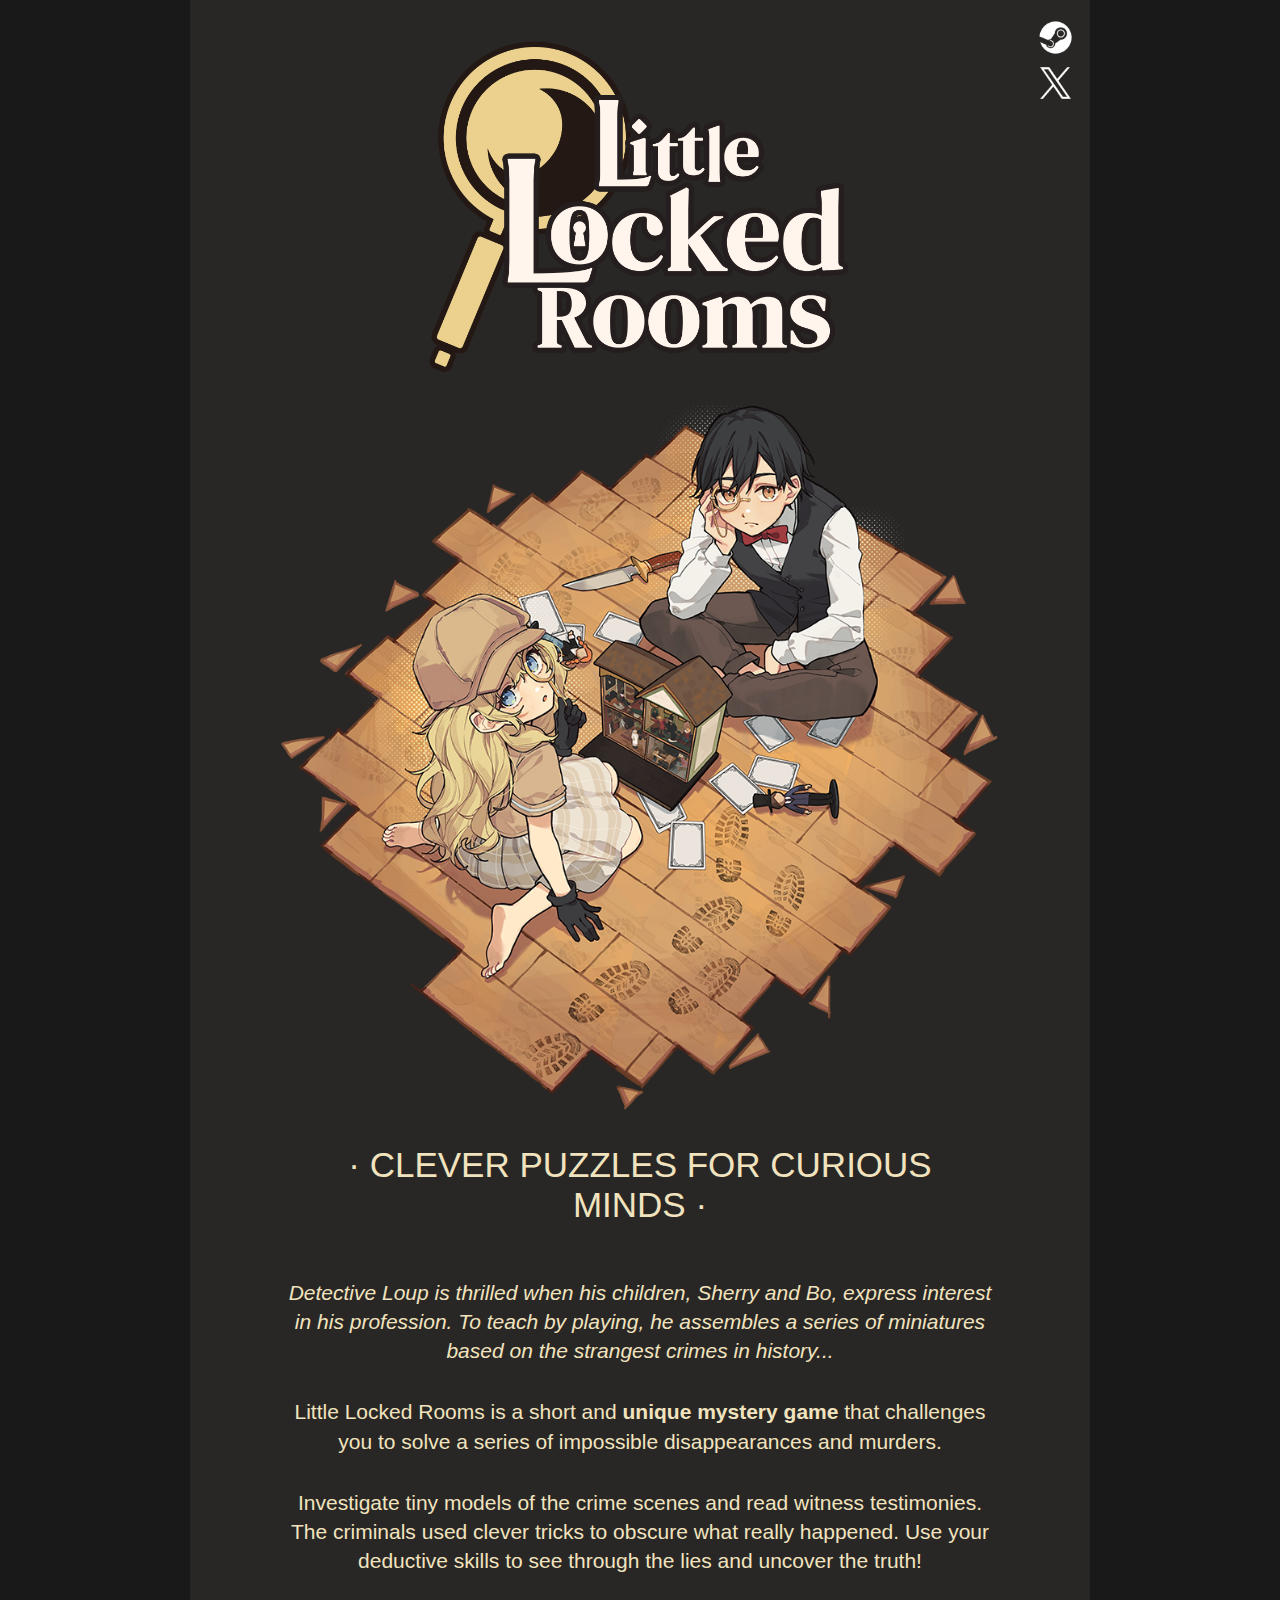
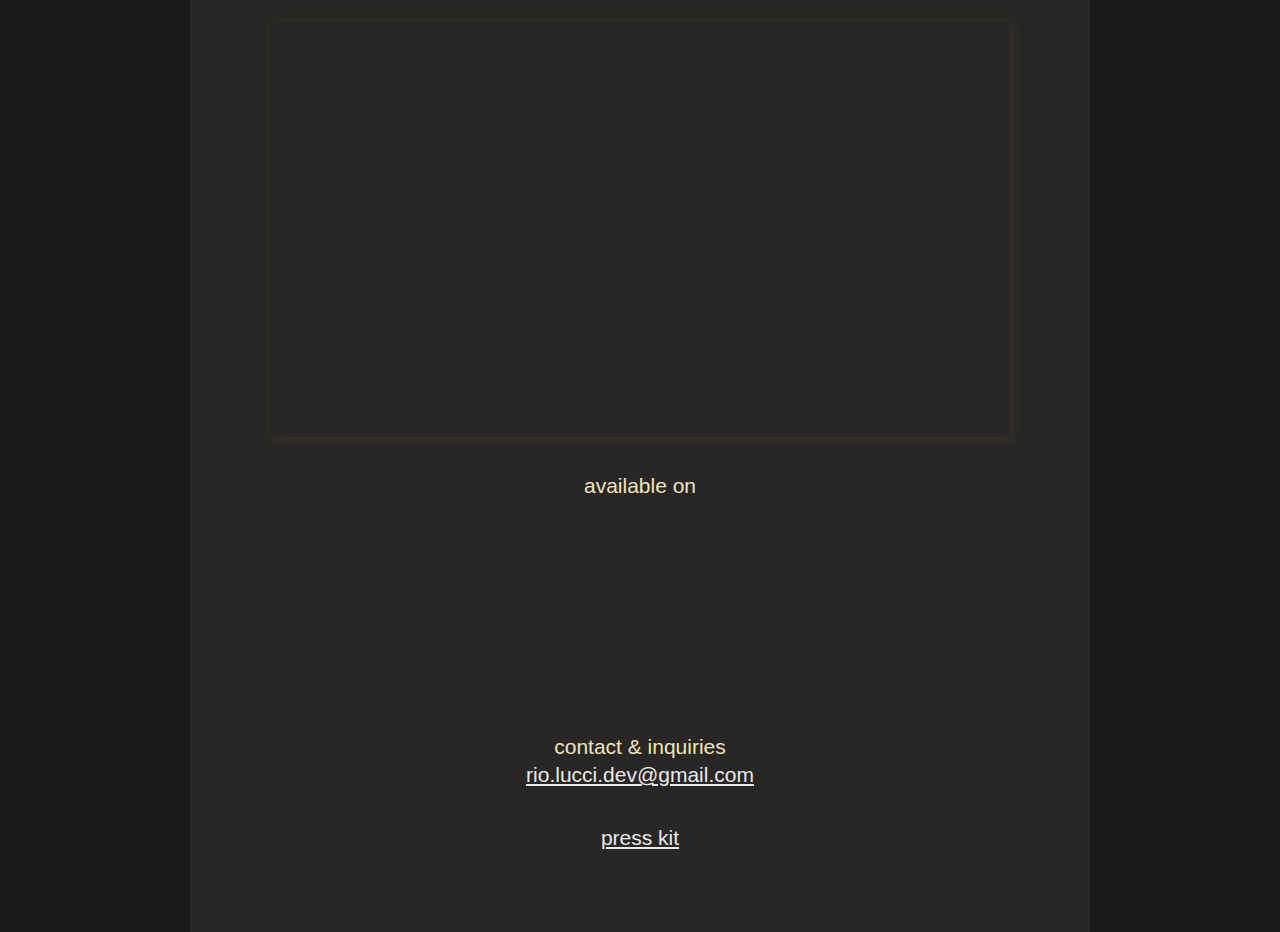
<file: index.html>
<!DOCTYPE html>
<html lang="en" dir="ltr">
<head>
    <meta charset="utf-8">
    <meta name="viewport" content="user-scalable=no, width=device-width, initial-scale=1">
    <link rel="stylesheet" href="styles.css">
    <style>
        @import url('https://fonts.cdnfonts.com/css/louis-george-cafe?styles=21450,21449,21448,21447');
    </style>

    <title>Little Locked Rooms</title>
</head>
<body>
    <header>

    </header>
    <main>
        <div class="content">
            <div class="external-links-container">
                <a href="https://store.steampowered.com/app/2468670/"><img class="external-link-img" src="images/WhiteSteamLogo.png" alt="Steam Logo"></a>
                <br>
                <a href="https://twitter.com/rio_lucci"><img class="external-link-img" src="images/XLogo.png" alt="X Logo"></a>
            </div>
            <img class="text-logo-img" src="images/LLRLogo.png" alt="Game Logo">
            <img class="key-art-img" src="images/LLRKeyArt.png" alt="Game Illustration">
            <p class="summary-title">·&nbspCLEVER PUZZLES FOR CURIOUS MINDS&nbsp·             </p>
            <p class="text italic">Detective Loup is thrilled when his children, Sherry and Bo, express interest in his profession. To teach by playing, he assembles a series of miniatures based on the strangest crimes in history...
            </p>
            <p class="text">Little Locked Rooms is a short and <b>unique mystery game</b> that challenges you to solve a series of impossible disappearances and murders.</p>
            <p class="text">Investigate tiny models of the crime scenes and read witness testimonies. The criminals used clever tricks to obscure what really happened. Use your deductive skills to see through the lies and uncover the truth!</p>
            <div class="trailer">
                 <div class="trailer-inner">
                    <iframe class="video" width="560" height="315" src="https://www.youtube.com/embed/XfYIMuYvPfQ?si=eec8cU-_o9CQVRQe" title="YouTube video player" frameborder="0" allow="accelerometer; autoplay; clipboard-write; encrypted-media; gyroscope; picture-in-picture; web-share" allowfullscreen></iframe>
                 </div>
            </div>
            <p style="margin-top:12px; margin-bottom:12px;">available on</p>
            <a class="mobile-only" href="https://store.steampowered.com/app/2468670/"><img class="bottom-logo-img" src="images/BlueSteamLogo.png" alt="Steam Logo"></a>
            <iframe class="pc-only" src="https://store.steampowered.com/widget/2468670/" frameborder="0" width="646" height="190"></iframe>
            <br>
            <p style="margin-top:30px; margin-bottom:4px;">contact & inquiries</p>
            <a href="mailto:rio.lucci.dev@gmail.com">rio.lucci.dev@gmail.com</a>
            <br>
            <br>
            <p style="margin-top:15px; margin-bottom:10px;"><a href="press.html">press kit</a></p>
            <br><br><br>
        </div>
    </main>
    <footer></footer>
</body>
</file>
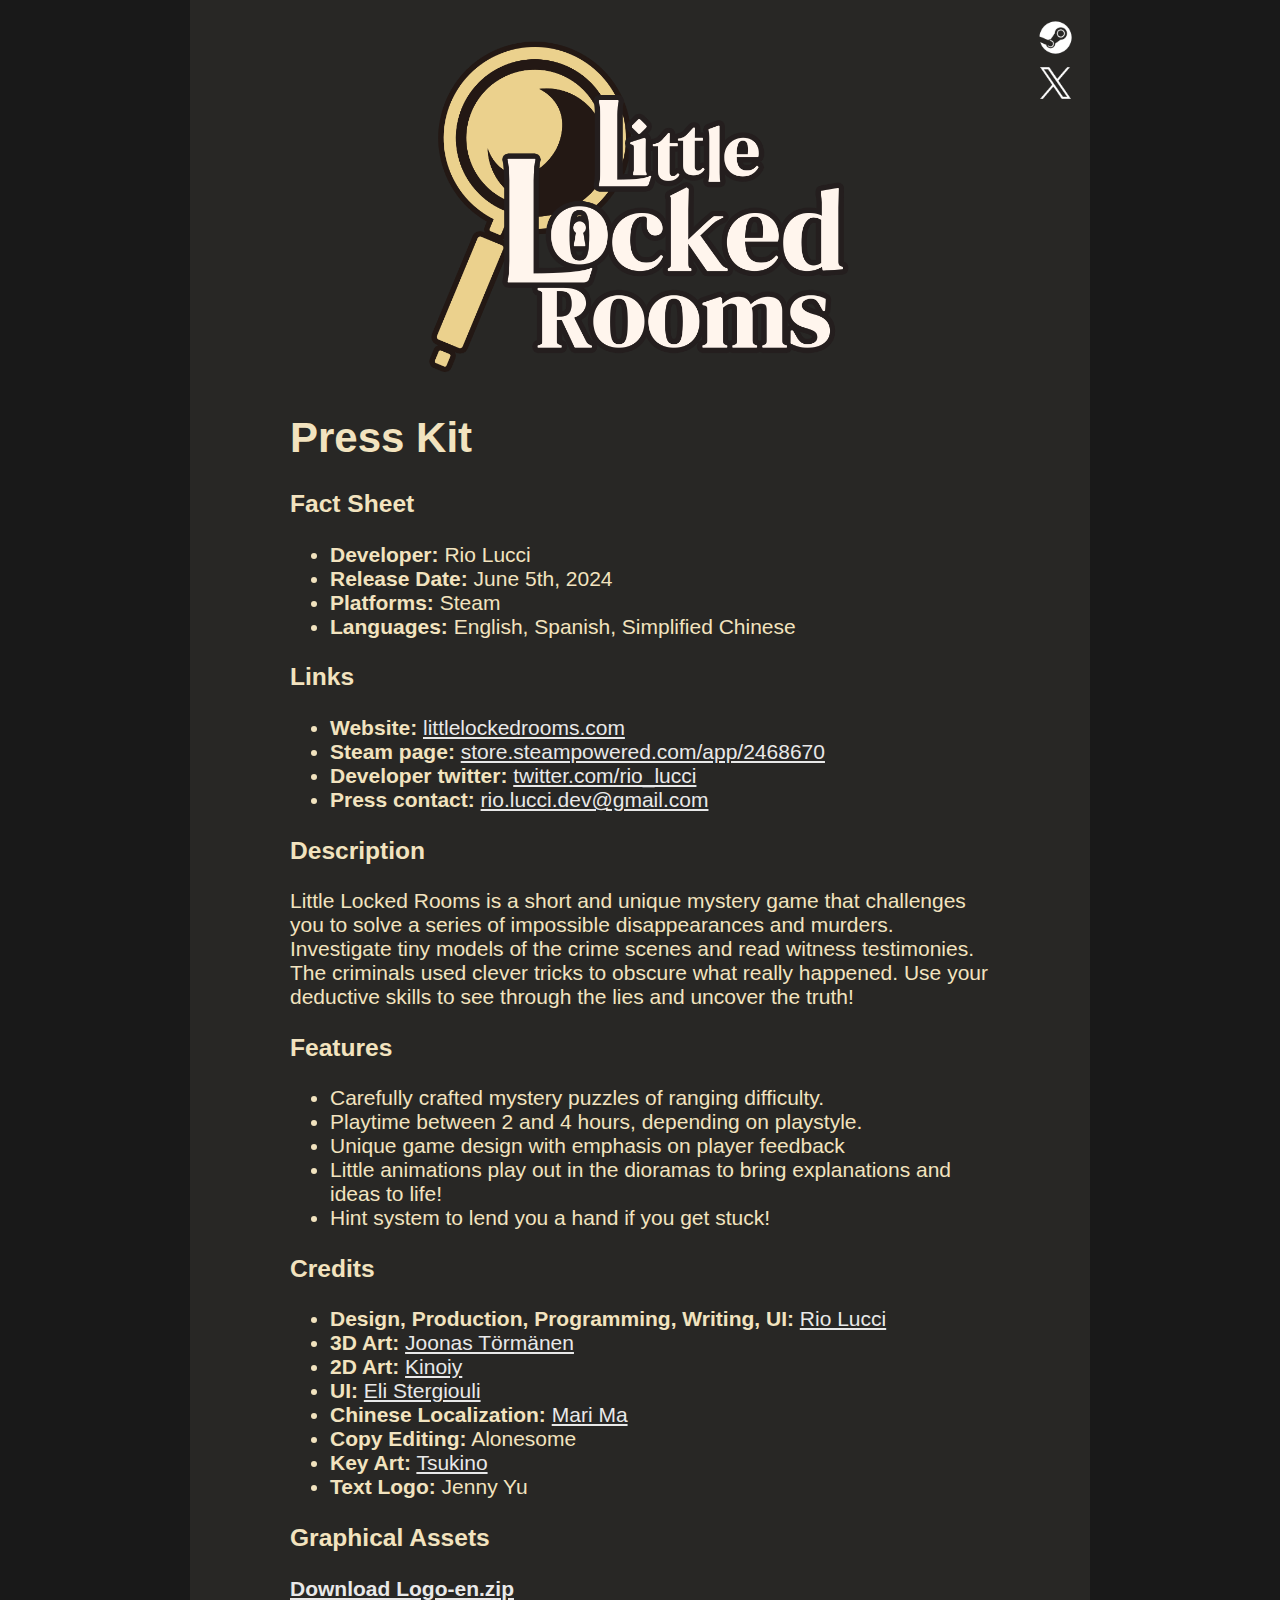
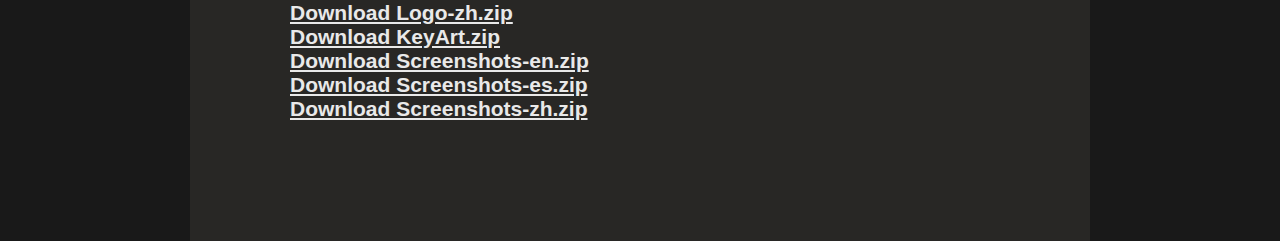
<file: press.html>
<!DOCTYPE html>
<html lang="en" dir="ltr">
<head>
    <meta charset="utf-8">
    <meta name="viewport" content="user-scalable=no, width=device-width, initial-scale=1">
    <link rel="stylesheet" href="styles.css">
    <style>
        @import url('https://fonts.cdnfonts.com/css/louis-george-cafe?styles=21450,21449,21448,21447');
    </style>

    <title>Little Locked Rooms</title>
</head>
<body>
    <header>

    </header>
    <main>
        <div class="content">
            <div class="external-links-container">
                <a href="https://store.steampowered.com/app/2468670/"><img class="external-link-img" src="images/WhiteSteamLogo.png" alt="Steam Logo"></a>
                <br>
                <a href="https://twitter.com/rio_lucci"><img class="external-link-img" src="images/XLogo.png" alt="X Logo"></a>
            </div>
            <img class="text-logo-img" src="images/LLRLogo.png" alt="Game Logo">

            <div class="press-content">
                <h1>Press Kit</h1>
                <h3>Fact Sheet</h3>
                <ul>
                    <li><b>Developer:</b> Rio Lucci</li>
                    <li><b>Release Date:</b> June 5th, 2024</li>
                    <li><b>Platforms:</b> Steam</li>
                    <li><b>Languages:</b> English, Spanish, Simplified Chinese</li>
                </ul>

                <h3>Links</h3>
                 <ul>
                    <li><b>Website:</b> <a href="https://littlelockedrooms.com/">littlelockedrooms.com</a></li>
                    <li><b>Steam page:</b> <a href="https://store.steampowered.com/app/2468670/Little_Locked_Rooms/">store.steampowered.com/app/2468670</a></li>
                    <li><b>Developer twitter:</b> <a href="https://twitter.com/rio_lucci">twitter.com/rio_lucci</a></li>
                    <li><b>Press contact:</b> <a href="mailto:rio.lucci.dev@gmail.com">rio.lucci.dev@gmail.com</a></li>
                </ul>

                <h3>Description</h3>
                <p>Little Locked Rooms is a short and unique mystery game that challenges you to solve a series of impossible disappearances and murders. Investigate tiny models of the crime scenes and read witness testimonies. The criminals used clever tricks to obscure what really happened. Use your deductive skills to see through the lies and uncover the truth!</p>

                <h3>Features</h3>
                <ul>
                    <li>Carefully crafted mystery puzzles of ranging difficulty.</li>
                    <li>Playtime between 2 and 4 hours, depending on playstyle.</li>
                    <li>Unique game design with emphasis on player feedback</li>
                    <li>Little animations play out in the dioramas to bring explanations and ideas to life!</li>
                    <li>Hint system to lend you a hand if you get stuck!</li>
                </ul>

                <h3>Credits</h3>
                <ul>
                    <li><b>Design, Production, Programming, Writing, UI:</b> <a href="https://twitter.com/rio_lucci">Rio Lucci</a></li>
                    <li><b>3D Art:</b> <a href="http://joonastormanen.com/">Joonas Törmänen</a></li>
                    <li><b>2D Art:</b> <a href="https://twitter.com/kinoiyy">Kinoiy</a></li>
                    <li><b>UI:</b> <a href="https://astroneli.com/">Eli Stergiouli</a></li>
                    <li><b>Chinese Localization:</b> <a href="https://twitter.com/ma_ri_vers">Mari Ma</a></li>
                    <li><b>Copy Editing:</b> Alonesome</a></li>
                    <li><b>Key Art:</b> <a href="https://twitter.com/tsuki_nonono">Tsukino</a></li>
                    <li><b>Text Logo:</b> Jenny Yu</a></li>
                </ul>

                <h3>Graphical Assets</h3>
                <a href="press-assets/Logo-en.zip"><b>Download Logo-en.zip</b></a><br>
                <a href="press-assets/Logo-zh.zip"><b>Download Logo-zh.zip</b></a><br>
                <a href="press-assets/KeyArt.zip"><b>Download KeyArt.zip</b></a><br>
                <a href="press-assets/Screenshots-en.zip"><b>Download Screenshots-en.zip</b></a><br>    
                <a href="press-assets/Screenshots-es.zip"><b>Download Screenshots-es.zip</b></a><br>    
                <a href="press-assets/Screenshots-zh.zip"><b>Download Screenshots-zh.zip</b></a><br>    
                <br><br><br><br><br>
            </div>
        </div>
    </main>
    <footer></footer>
</body>
</file>
<file: styles.css>
body {
    background-color: #191919;
    margin: 0;
    top: 0;
}

.content {
	max-width: 900px;
	height: auto;

	margin: 0 auto;
	padding: 0; /* Remove padding */

	background-color: #282725;

	font-family: 'Louis George Café', sans-serif;
	font-size: 21px;
	text-align: center;
	color: #f2e3bf;
}

.press-content {
	max-width: 700px;
	height: auto;

	margin: 0 100px;
	padding: 0; /* Remove padding */

	font-family: 'Louis George Café', sans-serif;
	text-align: left;
}

/* Top right icons */
.external-links-container {
	position: relative;
	text-align: right;
	padding-top: 20px;
	padding-right: 17px;
}

.external-link-img {
	position: relative;
	width: 35px;
	margin-bottom: 5px;
}

.external-link-img:hover {
  filter: brightness(60%);
}

/* Logos */
.text-logo-img {
	position: relative;
	width: 50%;
	margin-top: -80px;
	z-index: 1;
}

.key-art-img {
	position: relative;
	max-width: 80%;
}

/* Summary */
.summary-title {
	font-size: 35px;
	position: relative;
	margin: 0.3em 3em 1.5em 3em;
	text-align: center;
}

.text {
	position: relative;
	margin: 1em 4.5em 1.5em 4.5em;
	text-align: center;
	line-height: 140%;
}

.italic {
    font-style: italic;
}

.trailer {
    padding: 0 80px 40px 80px;
	margin-bottom: -60px;
}

.trailer-inner {
    box-shadow: 2px 2px 10px 0px rgba(84, 71, 46, 0.5);
	position: relative;
	padding-bottom: 56.25%;
	width: 100%;
	height: 0;
	overflow: hidden;
	margin: 45px 0;
}

.trailer-inner iframe, .trailer-inner object, .trailer-inner embed {
	position: absolute;
	top: 0;
	left: 0;
	width: 100%;
	height: 100%;
}

.text-bottom {
	position: relative;
	text-align: center;
	margin: 0;
	line-height: 140%;
}

.bottom-logo-img {
	width: 50px;
}

a {
	color:#e9e9e9;
}
a:hover {
	color:#6e5c3a;
}

@media screen and (max-width: 690px) {        
    .trailer  {
        padding: 0 0 40px 0;
    }

    .summary-title {
		margin-left: 0.5em;
		margin-right: 0.5em;
	}

	.text {
		margin-left: 1.5em;
		margin-right: 1.5em;
	}

	.pc-only {
		display: none;
	}

	.press-content {
		margin: 0 1em;
	}
}

@media screen and (min-width: 690px) {
	.mobile-only {
		display: none;
	}
}
</file>
